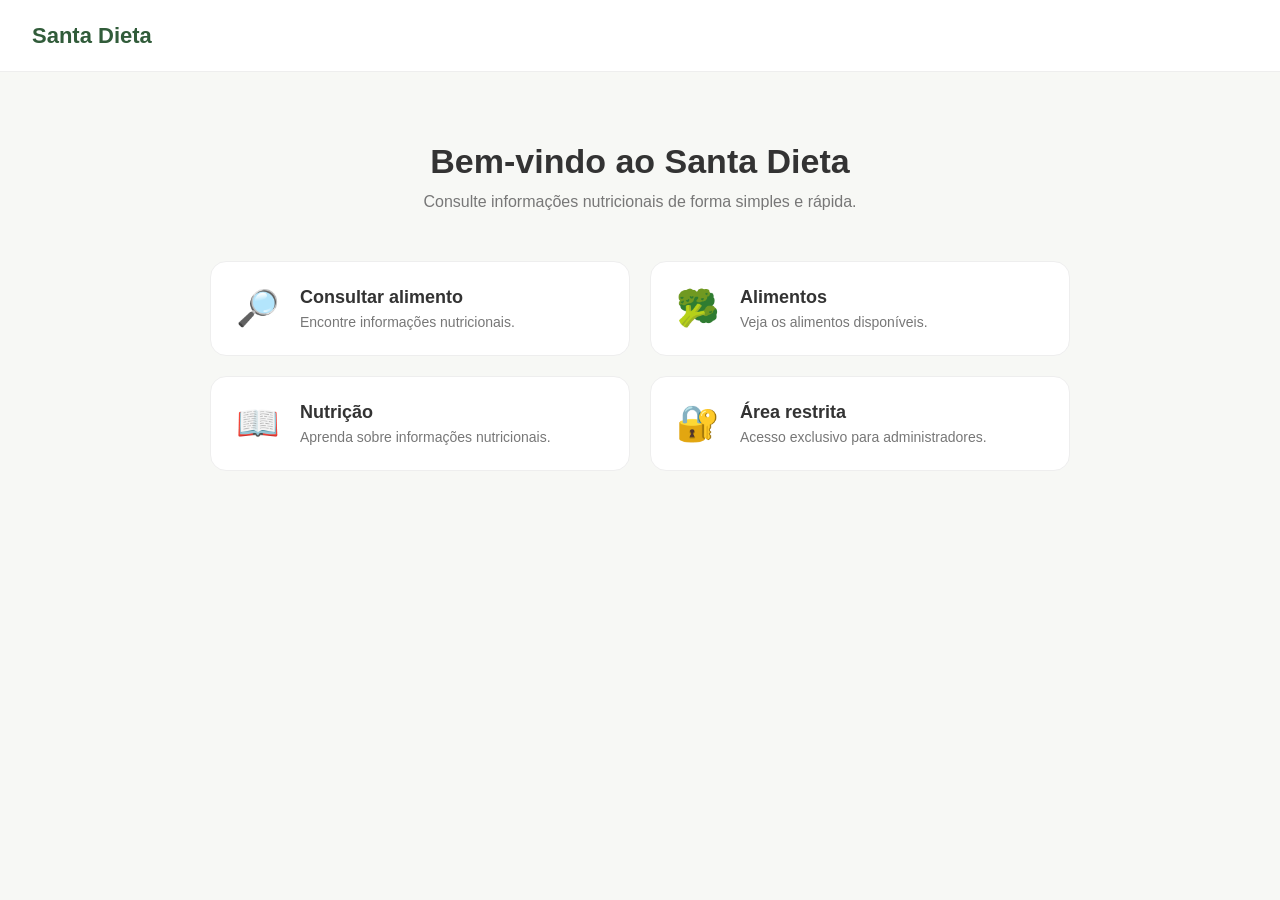
<file: index.html>
<!DOCTYPE html>
<html lang="en">
<head>
    <meta charset="UTF-8">
    <meta name="viewport" content="width=device-width, initial-scale=1.0">
    <title>Document</title>
    <link rel="stylesheet" href="style.css">
</head>
<body>
    <header class="cabecalho">
    <div class="logo">
        <span>Santa Dieta</span>
    </div>
</header>

<main class="inicio">

    <section class="boas-vindas">

        <h1>Bem-vindo ao Santa Dieta</h1>

        <p>
            Consulte informações nutricionais de forma simples e rápida.
        </p>

    </section>


    <section class="widgets">

        <a href="alimento.html" class="widget">

            <span class="icone">🔎</span>

            <div>
                <h2>Consultar alimento</h2>

                <p>
                    Encontre informações nutricionais.
                </p>
            </div>

        </a>


        <a href="alimento.html" class="widget">

            <span class="icone">🥦</span>

            <div>
                <h2>Alimentos</h2>

                <p>
                    Veja os alimentos disponíveis.
                </p>
            </div>

        </a>


        <a href="#" class="widget">

            <span class="icone">📖</span>

            <div>
                <h2>Nutrição</h2>

                <p>
                    Aprenda sobre informações nutricionais.
                </p>
            </div>

        </a>


        <a href="login.html" class="widget">

            <span class="icone">🔐</span>

            <div>
                <h2>Área restrita</h2>

                <p>
                    Acesso exclusivo para administradores.
                </p>
            </div>

        </a>

    </section>

</main>

    <script src="script.js"></script>
</body>
</html>
</file>
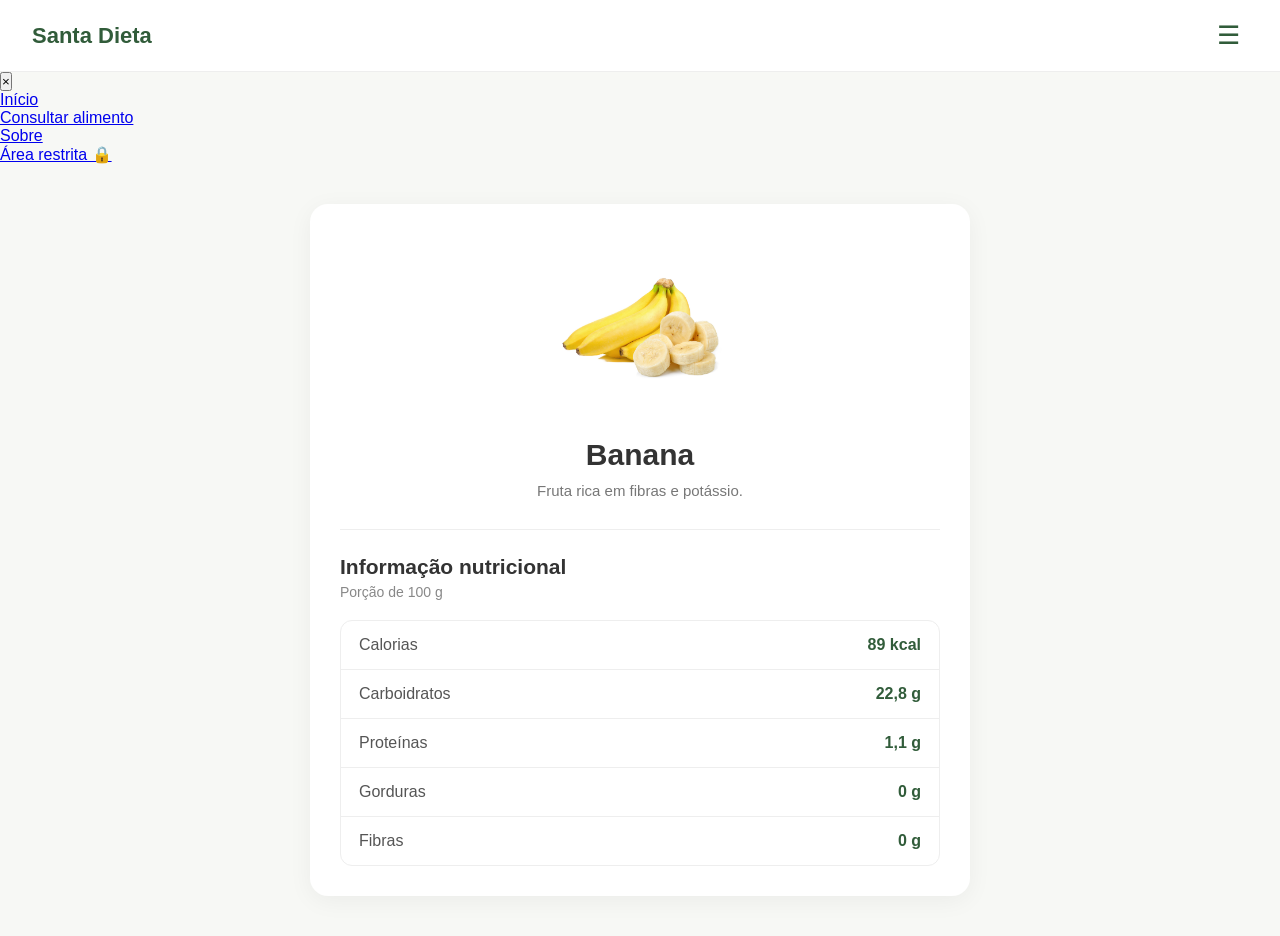
<file: alimento.html>
<!DOCTYPE html>
<html lang="pt-BR">

<head>
    <meta charset="UTF-8">
    <meta name="viewport" content="width=device-width, initial-scale=1.0">

    <title>Santa Dieta</title>

    <link rel="stylesheet" href="style.css">
</head>

<body>

    <header class="cabecalho">

        <div class="logo">
            <span>Santa Dieta</span>
        </div>

        <button id="btn-menu" class="btn-menu">
            ☰
        </button>

    </header>


    <nav id="menu" class="menu">

        <button id="btn-fechar" class="btn-fechar">
            ×
        </button>

        <ul>
            <li>
                <a href="#">Início</a>
            </li>

            <li>
                <a href="#">Consultar alimento</a>
            </li>

            <li>
                <a href="#">Sobre</a>
            </li>

            <li>
                <a href="#">Área restrita 🔒</a>
            </li>
        </ul>

    </nav>


    <main>

        <section class="alimento">

            <div class="imagem-alimento">
                <img id="imagem-produto" src="" alt="Imagem do alimento">
            </div>

            <div class="informacoes">

                <h1 id="nome-produto">
                    Alimento
                </h1>

                <p id="descricao-produto">
                    Informações nutricionais do alimento.
                </p>

            </div>


            <div class="ficha">

                <h2>Informação nutricional</h2>

                <p class="porcao">
                    Porção de 100 g
                </p>

                <div class="nutrientes">

                    <div class="nutriente">
                        <span>Calorias</span>
                        <strong id="calorias">0 kcal</strong>
                    </div>

                    <div class="nutriente">
                        <span>Carboidratos</span>
                        <strong id="carboidratos">0 g</strong>
                    </div>

                    <div class="nutriente">
                        <span>Proteínas</span>
                        <strong id="proteinas">0 g</strong>
                    </div>

                    <div class="nutriente">
                        <span>Gorduras</span>
                        <strong id="gorduras">0 g</strong>
                    </div>

                    <div class="nutriente">
                        <span>Fibras</span>
                        <strong id="fibras">0 g</strong>
                    </div>

                </div>

            </div>

        </section>

    </main>


    <script src="script.js"></script>

</body>

</html>
</file>
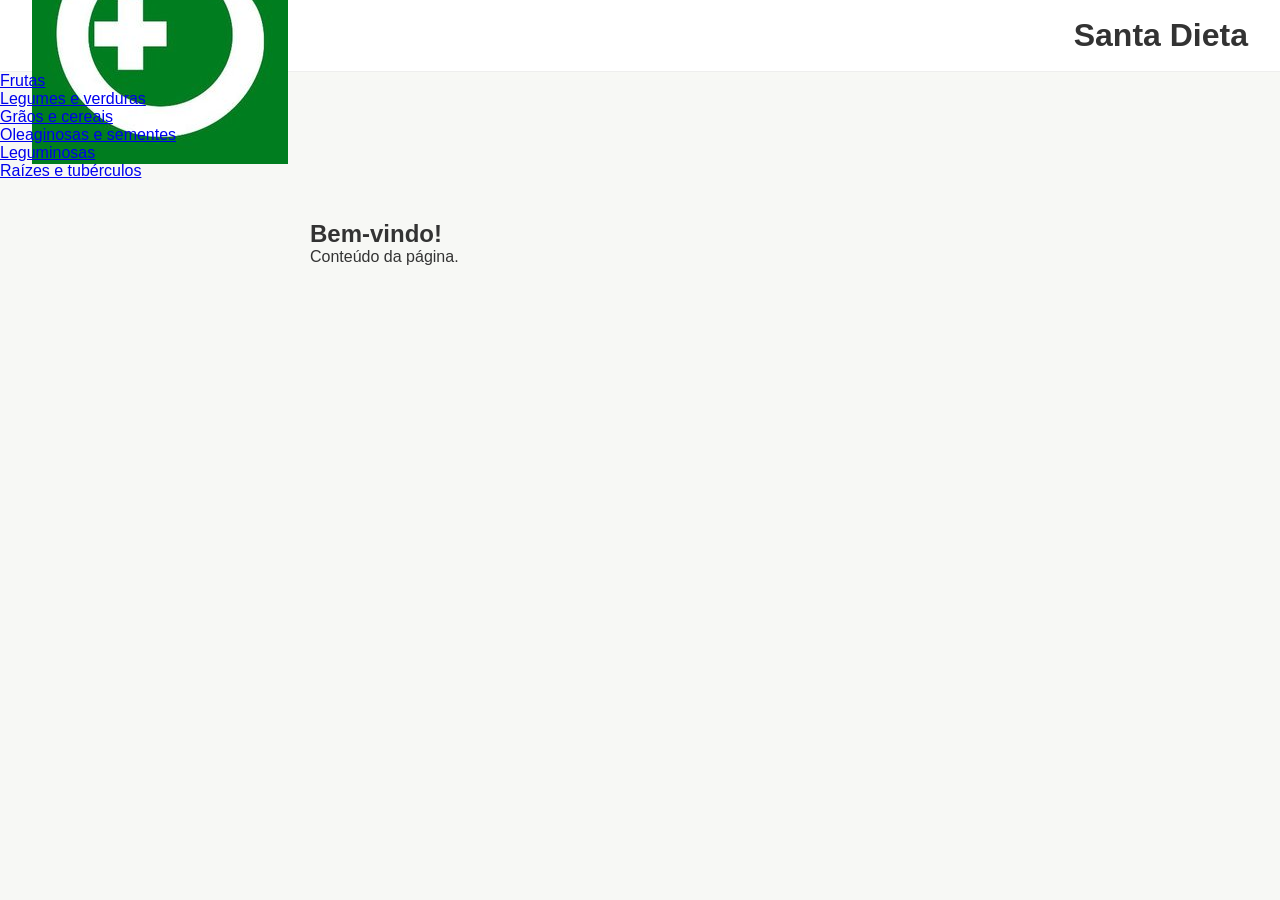
<file: main.html>
<!doctype html>
<html lang="pt-BR">
  <head>
    <!-- Configurações básicas da página -->
    <meta charset="UTF-8" />
    <meta name="viewport" content="width=device-width, initial-scale=1.0" />
    <title>Santa Dieta</title>

    <!-- Link para o arquivo de estilos -->
    <link rel="stylesheet" href="style.css" />
  </head>

  <body>
    <!-- Cabeçalho com logo e nome do projeto -->
    <header>
      <div class="cabecalho">
        <img src="images/santa_icon.jpeg" alt="Logo da empresa" />

        <h1>Santa Dieta</h1>
      </div>

      <!-- Menu com as categorias principais -->
      <nav>
        <ul>
          <li><a href="#">Frutas</a></li>
          <li><a href="#">Legumes e verduras</a></li>
          <li><a href="#">Grãos e cereais</a></li>
          <li><a href="#">Oleaginosas e sementes</a></li>
          <li><a href="#">Leguminosas</a></li>
          <li><a href="#">Raízes e tubérculos</a></li>
        </ul>
      </nav>
    </header>

    <!-- Conteúdo principal da página -->
    <main>
      <h2>Bem-vindo!</h2>

      <p>Conteúdo da página.</p>
    </main>
  </body>
</html>
</file>
<file: style.css>
/* =========================================================
   CONFIGURAÇÕES GERAIS
   ========================================================= */
    :root {
    --verde-principal: #315c3a;
    --verde-claro: #e8f1ea;

    --fundo: #f7f8f5;
    --branco: #ffffff;

    --texto: #333333;
    --texto-secundario: #777777;

    --borda: #e8e8e8;
}
/* Remove margens e espaçamentos padrão do navegador
   e faz o tamanho dos elementos ser mais previsível. */
* {
    margin: 0;
    padding: 0;
    box-sizing: border-box;
}


/* Configurações gerais da página */
body {
    font-family: Arial, sans-serif;
    background-color: var(--fundo);
    color: var(--texto);
}


/* =========================================================
   CABEÇALHO
   Usado nas páginas que possuem o cabeçalho do Santa Dieta.
   ========================================================= */

.cabecalho {
    /* Altura do cabeçalho */
    height: 72px;

    /* Coloca os elementos lado a lado */
    display: flex;

    /* Centraliza verticalmente */
    align-items: center;

    /* Coloca a logo de um lado e o botão do outro */
    justify-content: space-between;

    /* Espaçamento interno horizontal */
    padding: 0 32px;

    /* Fundo branco */
    background-color: #ffffff;

    /* Linha discreta abaixo do cabeçalho */
    border-bottom: 1px solid #eeeeee;
}


/* Nome/logo do Santa Dieta */
.logo {
    font-size: 22px;
    font-weight: 600;
    color: var(--verde-principal);
}


/* Botão das três barras do menu */
.btn-menu {
    border: none;
    background: none;
    font-size: 26px;
    color: var(--verde-principal);
    cursor: pointer;
    padding: 8px;
}


/* =========================================================
   PÁGINA DO ALIMENTO
   Configurações principais da ficha nutricional.
   ========================================================= */


/* Área principal da página do alimento */
main {
    /* Limita a largura para não deixar a ficha muito esticada */
    max-width: 700px;

    /* Centraliza horizontalmente */
    margin: 40px auto;

    /* Espaçamento interno nas laterais */
    padding: 0 20px;
}


/* Card que contém todas as informações do alimento */
.alimento {
    /* Fundo branco */
    background-color: white;

    /* Arredonda os cantos */
    border-radius: 18px;

    /* Espaçamento interno */
    padding: 30px;

    /* Sombra muito suave */
    box-shadow: 0 5px 25px rgba(0, 0, 0, 0.05);
}


/* =========================================================
   IMAGEM DO ALIMENTO
   ========================================================= */

.imagem-alimento {
    /* Centraliza a imagem */
    text-align: center;

    /* Espaço abaixo da imagem */
    margin-bottom: 20px;
}


.imagem-alimento img {
    /* Tamanho da imagem */
    width: 180px;
    height: 180px;

    /* Mantém a proporção da imagem */
    object-fit: contain;

    /* Deixa a imagem circular */
    border-radius: 50%;
}


/* =========================================================
   INFORMAÇÕES DO ALIMENTO
   Nome e descrição.
   ========================================================= */

.informacoes {
    /* Centraliza o texto */
    text-align: center;

    /* Espaço abaixo das informações */
    margin-bottom: 30px;
}


/* Nome do alimento */
.informacoes h1 {
    font-size: 30px;

    /* Espaço entre o nome e a descrição */
    margin-bottom: 10px;
}


/* Descrição do alimento */
.informacoes p {
    color: #777;

    font-size: 15px;
}


/* =========================================================
   FICHA NUTRICIONAL
   ========================================================= */

.ficha {
    /* Linha que separa a descrição da ficha */
    border-top: 1px solid #eee;

    /* Espaço entre a linha e o título */
    padding-top: 25px;
}


/* Título "Informação nutricional" */
.ficha h2 {
    font-size: 21px;

    margin-bottom: 5px;
}


/* Texto "Porção de 100 g" */
.porcao {
    color: #888;

    font-size: 14px;

    margin-bottom: 20px;
}


/* =========================================================
   NUTRIENTES
   Área que contém calorias, proteínas, fibras etc.
   ========================================================= */


/* Caixa que agrupa todos os nutrientes */
.nutrientes {
    border: 1px solid #eee;

    /* Arredonda os cantos */
    border-radius: 12px;

    /* Faz os elementos internos respeitarem
       o arredondamento da caixa */
    overflow: hidden;
}


/* Cada linha da informação nutricional */
.nutriente {
    /* Coloca nome e valor lado a lado */
    display: flex;

    /* Nome fica à esquerda e valor à direita */
    justify-content: space-between;

    /* Alinha verticalmente */
    align-items: center;

    /* Espaçamento interno */
    padding: 15px 18px;

    /* Linha entre os nutrientes */
    border-bottom: 1px solid #eeeeee;
}


/* Remove a linha do último nutriente */
.nutriente:last-child {
    border-bottom: none;
}


/* Nome do nutriente */
.nutriente span {
    color: #555;
}


/* Valor do nutriente */
.nutriente strong {
    font-weight: bold;
    color: var(--verde-principal);
}


/* =========================================================
   PÁGINA INICIAL
   ========================================================= */

.inicio {
    /* Limita a largura da página */
    max-width: 900px;

    /* Centraliza o conteúdo */
    margin: 0 auto;

    /* Espaçamento interno */
    padding: 70px 20px;
}


/* =========================================================
   ÁREA DE BOAS-VINDAS
   ========================================================= */

.boas-vindas {
    /* Centraliza o conteúdo */
    text-align: center;

    /* Espaço abaixo da apresentação */
    margin-bottom: 50px;
}


/* Título da página inicial */
.boas-vindas h1 {
    font-size: 34px;

    margin-bottom: 12px;
}


/* Texto abaixo do título */
.boas-vindas p {
    color: #777;

    font-size: 16px;
}


/* =========================================================
   WIDGETS / CARDS
   ========================================================= */


/* Container dos widgets */
.widgets {
    /* Ativa o sistema de Grid do CSS */
    display: grid;

    /* Cria duas colunas */
    grid-template-columns: repeat(2, 1fr);

    /* Espaço entre os widgets */
    gap: 20px;
}


/* Cada widget */
.widget {
    /* Coloca o ícone e o texto lado a lado */
    display: flex;

    /* Centraliza verticalmente */
    align-items: center;

    /* Espaço entre ícone e texto */
    gap: 20px;

    /* Espaçamento interno */
    padding: 25px;

    /* Fundo branco */
    background-color: white;

    /* Cantos arredondados */
    border-radius: 16px;

    /* Borda discreta */
    border: 1px solid #eeeeee;

    /* Remove o sublinhado dos links */
    text-decoration: none;

    /* Cor padrão do texto */
    color: #333;

    /* Animação suave */
    transition:
        transform 0.2s ease,
        box-shadow 0.2s ease;
}


/* Efeito quando o mouse passa sobre o widget */
.widget:hover {
    /* Levanta ligeiramente o card */
    transform: translateY(-3px);

    /* Adiciona uma sombra suave */
    box-shadow: 0 8px 25px rgba(0, 0, 0, 0.08);
}


/* Ícone do widget */
.icone {
    font-size: 35px;
}


/* Título do widget */
.widget h2 {
    font-size: 18px;

    margin-bottom: 6px;
}


/* Descrição do widget */
.widget p {
    font-size: 14px;

    color: #777;
}


/* =========================================================
   RESPONSIVIDADE — CELULAR
   Regras aplicadas quando a tela tem até 600px.
   ========================================================= */

@media (max-width: 600px) {


    /* -------------------------
       CABEÇALHO NO CELULAR
       ------------------------- */

    .cabecalho {
        /* Reduz o espaço lateral */
        padding: 0 20px;
    }


    /* -------------------------
       PÁGINA DO ALIMENTO
       ------------------------- */

    main {
        /* Reduz a margem superior */
        margin: 20px auto;
    }


    .alimento {
        /* Reduz o espaço interno */
        padding: 22px;
    }


    /* Reduz a imagem no celular */
    .imagem-alimento img {
        width: 140px;
        height: 140px;
    }


    /* Reduz o tamanho do nome do alimento */
    .informacoes h1 {
        font-size: 26px;
    }


    /* -------------------------
       PÁGINA INICIAL
       ------------------------- */

    .inicio {
        padding: 40px 20px;
    }


    .boas-vindas h1 {
        font-size: 27px;
    }


    /* No celular os widgets ficam
       um embaixo do outro */
    .widgets {
        grid-template-columns: 1fr;
    }

}
</file>
